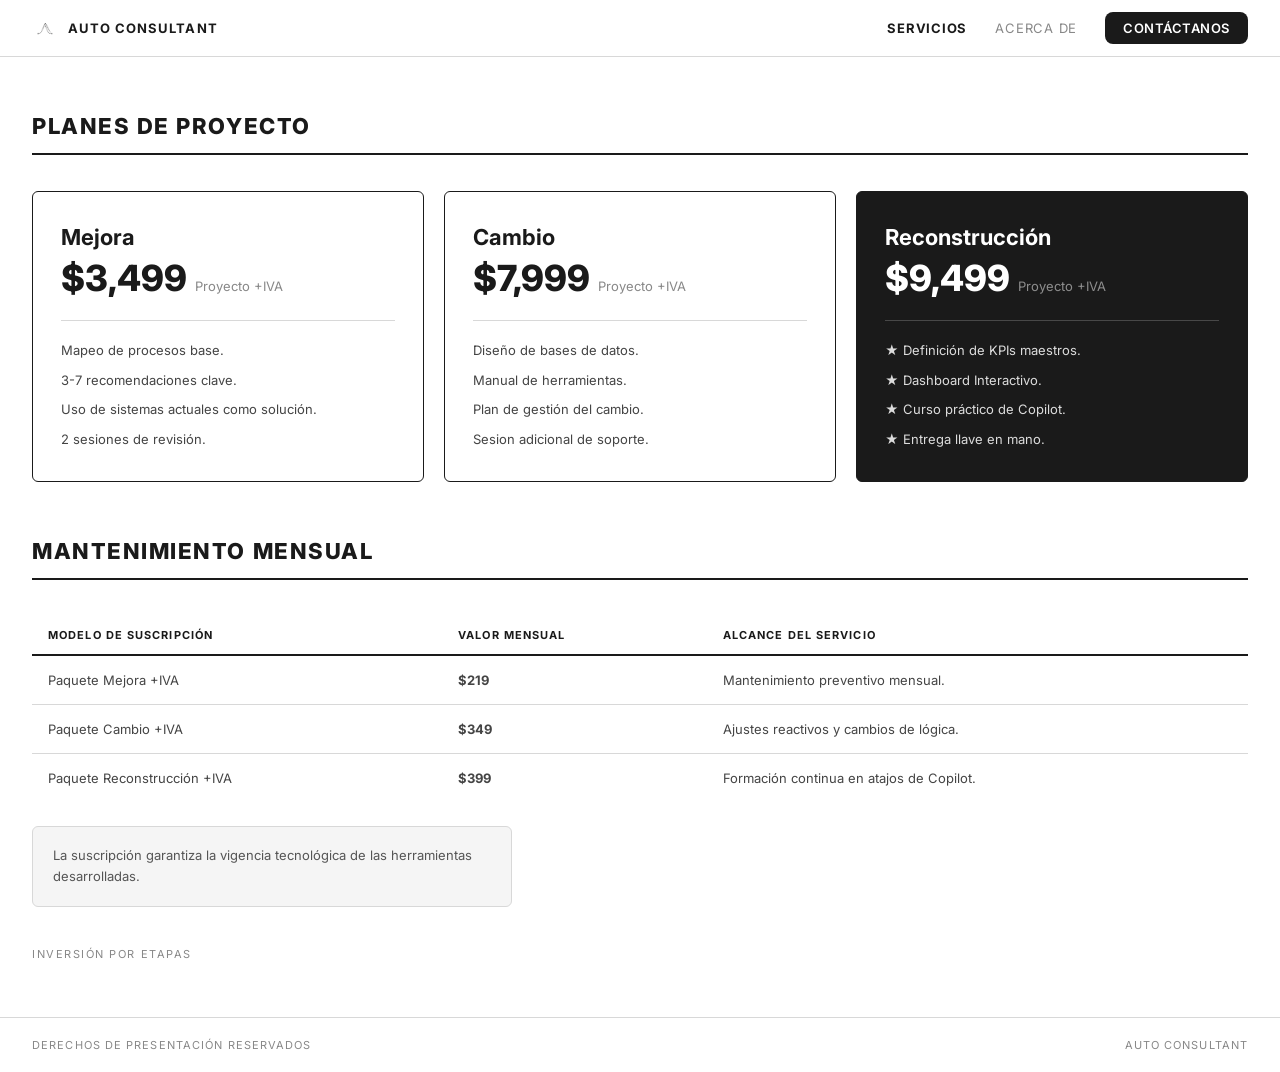
<file: servicios.html>
<!DOCTYPE html>
<html lang="es">
<head>
    <meta charset="UTF-8">
    <meta name="viewport" content="width=device-width, initial-scale=1.0">
    <title>Servicios y Precios - Auto Consultant</title>
    <link rel="stylesheet" href="style.css">
    <link href="https://fonts.googleapis.com/css2?family=Inter:wght@300;400;600;700;800&display=swap" rel="stylesheet">
</head>

<body>

    <nav class="navbar">
        <div class="nav-inner">
            <a href="index.html" class="nav-logo">
                <img src="img/Logo.png" alt="Auto Consultant Logo" class="nav-logo-img">
                <span>Auto Consultant</span>
            </a>
            <div class="nav-links">
                <a href="servicios.html" class="nav-active">Servicios</a>
                <a href="index.html#acerca">Acerca de</a>
                <a href="index.html#contacto" class="nav-cta">Contáctanos</a>
            </div>
        </div>
    </nav>

    <main class="main-wrapper">

        <!-- PLANES DE PROYECTO (Slide 2) -->
        <section class="planes-section">

            <div class="planes-bloque">
                <h2 class="section-title">Planes de Proyecto</h2>
                <hr class="title-rule">

                <div class="planes-grid">

                    <div class="plan-card">
                        <h3 class="plan-name">Mejora</h3>
                        <div class="plan-price">$3,499 <span class="plan-iva">Proyecto +IVA</span></div>
                        <hr class="plan-divider">
                        <ul class="plan-list">
                            <li>Mapeo de procesos base.</li>
                            <li>3-7 recomendaciones clave.</li>
                            <li>Uso de sistemas actuales como solución.</li>
                            <li>2 sesiones de revisión.</li>
                        </ul>
                    </div>

                    <div class="plan-card">
                        <h3 class="plan-name">Cambio</h3>
                        <div class="plan-price">$7,999 <span class="plan-iva">Proyecto +IVA</span></div>
                        <hr class="plan-divider">
                        <ul class="plan-list">
                            <li>Diseño de bases de datos.</li>
                            <li>Manual de herramientas.</li>
                            <li>Plan de gestión del cambio.</li>
                            <li>Sesion adicional de soporte.</li>
                        </ul>
                    </div>

                    <div class="plan-card plan-featured">
                        <h3 class="plan-name">Reconstrucción</h3>
                        <div class="plan-price">$9,499 <span class="plan-iva">Proyecto +IVA</span></div>
                        <hr class="plan-divider">
                        <ul class="plan-list">
                            <li>&#9733; Definición de KPIs maestros.</li>
                            <li>&#9733; Dashboard Interactivo.</li>
                            <li>&#9733; Curso práctico de Copilot.</li>
                            <li>&#9733; Entrega llave en mano.</li>
                        </ul>
                    </div>

                </div>
            </div>

            <!-- MANTENIMIENTO MENSUAL (Slide 3) -->
            <div class="planes-bloque">
                <h2 class="section-title">Mantenimiento Mensual</h2>
                <hr class="title-rule">

                <table class="mant-table">
                    <thead>
                        <tr>
                            <th>Modelo de suscripción</th>
                            <th>Valor mensual</th>
                            <th>Alcance del servicio</th>
                        </tr>
                    </thead>
                    <tbody>
                        <tr>
                            <td>Paquete Mejora +IVA</td>
                            <td class="mant-precio">$219</td>
                            <td>Mantenimiento preventivo mensual.</td>
                        </tr>
                        <tr>
                            <td>Paquete Cambio +IVA</td>
                            <td class="mant-precio">$349</td>
                            <td>Ajustes reactivos y cambios de lógica.</td>
                        </tr>
                        <tr>
                            <td>Paquete Reconstrucción +IVA</td>
                            <td class="mant-precio">$399</td>
                            <td>Formación continua en atajos de Copilot.</td>
                        </tr>
                    </tbody>
                </table>

                <div class="mant-nota">
                    <p>La suscripción garantiza la vigencia tecnológica de las herramientas desarrolladas.</p>
                </div>
            </div>

            <p class="planes-footer-label">Inversión por etapas</p>

        </section>

    </main>

    <footer class="site-footer">
        <p>Derechos de presentación reservados</p>
        <p>Auto Consultant</p>
    </footer>

</body>
</html>
</file>
<file: style.css>
/* ===========================
   ESTILOS BASE
=========================== */

:root {
    --black:      #1A1A1A;
    --white:      #FFFFFF;
    --gray-light: #F5F5F5;
    --gray-mid:   #CCCCCC;
    --gray-text:  #888888;
    --border:     #D8D8D8;
}

body {
    background: var(--white);
    color: var(--black);
    font-family: "Inter", sans-serif;
    font-weight: 400;
    font-size: 14px;
    margin: 0;
    padding: 0;
    -webkit-font-smoothing: antialiased;
}

* { box-sizing: border-box; }

h1 { font-weight: 300; letter-spacing: -0.01em; line-height: 1.2; margin: 0; }

h2.section-title {
    font-size: 22px;
    font-weight: 800;
    text-transform: uppercase;
    letter-spacing: 0.07em;
    margin: 0 0 14px;
    text-align: left;
}

h3 { font-weight: 600; margin: 0 0 10px; }

/* Linea gruesa bajo titulos — elemento de marca del PPTX */
.title-rule {
    border: none;
    border-top: 2.5px solid var(--black);
    margin: 0 0 36px;
}

/* ===========================
   NAVEGACION
=========================== */

.navbar {
    position: sticky;
    top: 0;
    z-index: 100;
    background: rgba(255,255,255,0.96);
    backdrop-filter: blur(8px);
    border-bottom: 1px solid var(--border);
}

.nav-inner {
    max-width: 1400px;
    margin: 0 auto;
    padding: 12px 32px;
    display: flex;
    align-items: center;
    justify-content: space-between;
}

.nav-logo {
    display: flex;
    align-items: center;
    gap: 10px;
    text-decoration: none;
    color: var(--black);
    font-size: 13px;
    font-weight: 700;
    text-transform: uppercase;
    letter-spacing: 0.08em;
}

.nav-logo-img { height: 26px; transform: rotate(180deg); }

.nav-links { display: flex; align-items: center; gap: 28px; }

.nav-links a {
    text-decoration: none;
    color: var(--gray-text);
    font-size: 13px;
    font-weight: 400;
    text-transform: uppercase;
    letter-spacing: 0.06em;
    transition: color 0.2s;
}

.nav-links a:hover { color: var(--black); }

.nav-links .nav-cta {
    background: var(--black);
    color: var(--white);
    padding: 8px 18px;
    border-radius: 8px;
    font-weight: 600;
    letter-spacing: 0.04em;
}

.nav-links .nav-cta:hover { background: #333; color: var(--white); }

/* ===========================
   CONTENEDOR PRINCIPAL
=========================== */

.main-wrapper { max-width: 1400px; margin: 0 auto; padding: 0 32px; }

/* ===========================
   HERO
=========================== */

.hero-top { position: relative; padding: 80px 16px 64px; overflow: hidden; }

.hero-bg {
    position: absolute;
    inset: 0;
    background-image: url('img/fondo-flujo.png');
    background-size: cover;
    background-position: center;
    opacity: 0.05;
    pointer-events: none;
}

.hero-content { position: relative; z-index: 1; max-width: 640px; }

.hero-label {
    font-size: 11px;
    font-weight: 400;
    text-transform: uppercase;
    letter-spacing: 0.14em;
    color: var(--gray-text);
    margin: 0 0 16px;
}

.hero-top h1 {
    font-size: 36px;
    font-weight: 300;
    color: var(--black);
    margin-bottom: 16px;
    max-width: 580px;
    line-height: 1.25;
}

.hero-subtitle {
    font-size: 15px;
    color: #555;
    margin: 0 0 32px;
    line-height: 1.7;
    max-width: 480px;
}

.cta-button {
    display: inline-flex;
    align-items: center;
    gap: 8px;
    background: var(--black);
    color: var(--white);
    text-decoration: none;
    padding: 12px 28px;
    border-radius: 6px;
    font-size: 13px;
    font-weight: 600;
    text-transform: uppercase;
    letter-spacing: 0.06em;
    transition: background 0.2s;
}

.cta-button:hover { background: #333; }

.separator-line { margin: 0 auto; width: 100%; height: 1px; background: var(--border); }

/* ===========================
   COMO PODEMOS AYUDARTE
=========================== */

.top-boxes-wrapper { padding: 56px 0; }

.top-boxes { display: flex; justify-content: flex-start; gap: 40px; flex-wrap: wrap; margin-top: 8px; }

.box-group {
    position: relative;
    display: flex;
    flex-direction: column;
    align-items: flex-start;
    width: 100%;
    max-width: 320px;
}

.icon-outside { position: absolute; width: 44px; height: 44px; opacity: 0.2; top: -32px; pointer-events: none; }
.icon-left-outside  { left: 0; }
.icon-right-outside { right: 0; }

.box {
    background: var(--white);
    border: 1.5px solid var(--black);
    border-radius: 6px;
    padding: 14px 20px;
    font-size: 13px;
    font-weight: 700;
    font-family: "Inter", sans-serif;
    text-transform: uppercase;
    letter-spacing: 0.06em;
    color: var(--black);
    cursor: pointer;
    transition: background 0.15s, color 0.15s;
    width: 100%;
    text-align: left;
    display: flex;
    align-items: center;
    justify-content: space-between;
    gap: 8px;
}

.box:hover { background: var(--black); color: var(--white); }

.chevron { font-size: 10px; transition: transform 0.2s; display: inline-block; opacity: 0.6; }

.box[aria-expanded="true"] { background: var(--black); color: var(--white); }
.box[aria-expanded="true"] .chevron { transform: rotate(180deg); }

.hidden-menu {
    display: none;
    margin-top: 6px;
    border: 1px solid var(--border);
    border-radius: 6px;
    padding: 16px;
    background: var(--gray-light);
    width: 100%;
}

.hidden-menu h3 {
    font-size: 11px;
    font-weight: 400;
    text-transform: uppercase;
    letter-spacing: 0.12em;
    color: var(--gray-text);
    margin: 0 0 10px;
}

.menu-item {
    background: var(--white);
    border: 1px solid var(--border);
    border-radius: 4px;
    padding: 8px 12px;
    font-size: 13px;
    margin-bottom: 6px;
    color: var(--black);
}

.menu-item:last-child { margin-bottom: 0; }

/* ===========================
   PLANES DE PROYECTO (Slide 2)
=========================== */

.planes-section { padding: 56px 0; }

.planes-bloque { margin-bottom: 56px; }
.planes-bloque:last-of-type { margin-bottom: 0; }

.planes-grid {
    display: grid;
    grid-template-columns: repeat(3, 1fr);
    gap: 20px;
}

.plan-card {
    border: 1.5px solid var(--black);
    border-radius: 6px;
    padding: 32px 28px;
    background: var(--white);
    display: flex;
    flex-direction: column;
}

.plan-featured {
    background: var(--black);
    color: var(--white);
}

.plan-name { font-size: 22px; font-weight: 700; margin: 0 0 10px; }

.plan-price {
    font-size: 36px;
    font-weight: 800;
    line-height: 1;
    margin-bottom: 4px;
    display: flex;
    align-items: baseline;
    gap: 8px;
    flex-wrap: wrap;
}

.plan-iva { font-size: 13px; font-weight: 400; color: var(--gray-text); }
.plan-featured .plan-iva { color: rgba(255,255,255,0.5); }

.plan-divider { border: none; border-top: 1px solid var(--border); margin: 20px 0; }
.plan-featured .plan-divider { border-color: rgba(255,255,255,0.2); }

.plan-list { list-style: none; margin: 0; padding: 0; display: flex; flex-direction: column; gap: 10px; }
.plan-list li { font-size: 13px; line-height: 1.5; color: #444; }
.plan-featured .plan-list li { color: rgba(255,255,255,0.85); }

/* ===========================
   MANTENIMIENTO MENSUAL (Slide 3)
=========================== */

.mant-table { width: 100%; border-collapse: collapse; margin-bottom: 24px; }

.mant-table th {
    font-size: 11px;
    font-weight: 700;
    text-transform: uppercase;
    letter-spacing: 0.1em;
    color: var(--black);
    text-align: left;
    padding: 12px 16px;
    border-bottom: 2px solid var(--black);
}

.mant-table td {
    font-size: 13px;
    color: #444;
    padding: 16px;
    border-bottom: 1px solid var(--border);
    vertical-align: top;
}

.mant-table tbody tr:last-child td { border-bottom: none; }
.mant-table tbody tr:hover td { background: var(--gray-light); }

.mant-precio { font-size: 20px; font-weight: 700; color: var(--black); white-space: nowrap; }

.mant-nota {
    border: 1px solid var(--border);
    border-radius: 6px;
    padding: 18px 20px;
    background: var(--gray-light);
    max-width: 480px;
}

.mant-nota p { margin: 0; font-size: 13px; color: #555; line-height: 1.65; }

.planes-footer-label {
    font-size: 11px;
    font-weight: 400;
    text-transform: uppercase;
    letter-spacing: 0.14em;
    color: var(--gray-text);
    margin: 40px 0 0;
}

/* ===========================
   ACERCA DE NOSOTROS
=========================== */

.about-section { padding: 56px 0; }

.about-intro {
    display: flex;
    align-items: center;
    gap: 20px;
    max-width: 680px;
    margin: 0 0 40px;
    padding: 24px;
    border: 1px solid var(--border);
    border-radius: 6px;
    background: var(--gray-light);
}

.about-intro-icon { width: 44px; height: 44px; flex-shrink: 0; opacity: 0.4; }

.about-intro p { margin: 0; font-size: 14px; line-height: 1.75; color: #444; }

.ba-question {
    font-size: 18px;
    font-weight: 300;
    color: var(--black);
    margin: 0 0 28px;
    line-height: 1.4;
}

.before-after { display: flex; align-items: flex-start; gap: 20px; flex-wrap: wrap; }

.ba-card {
    border: 1.5px solid var(--black);
    border-radius: 6px;
    padding: 28px;
    width: 100%;
    max-width: 380px;
    background: var(--white);
}

.ba-featured { background: var(--black); color: var(--white); border-color: var(--black); }

.ba-label {
    font-size: 10px;
    font-weight: 400;
    text-transform: uppercase;
    letter-spacing: 0.14em;
    color: var(--gray-text);
    margin-bottom: 16px;
    padding-bottom: 12px;
    border-bottom: 1px solid var(--border);
}

.ba-featured .ba-label { color: rgba(255,255,255,0.5); border-color: rgba(255,255,255,0.2); }

.ba-items { margin-bottom: 16px; }

.mini-bubble {
    background: var(--gray-light);
    border: 1px solid var(--border);
    border-radius: 4px;
    padding: 8px 12px;
    font-size: 13px;
    margin-bottom: 6px;
    color: var(--black);
}

.mini-bubble:last-child { margin-bottom: 0; }

.ba-featured .mini-bubble { background: rgba(255,255,255,0.1); border-color: rgba(255,255,255,0.2); color: var(--white); }

.ba-note {
    font-size: 13px;
    line-height: 1.65;
    color: #555;
    border: 1px solid var(--border);
    border-radius: 4px;
    padding: 12px;
    background: var(--gray-light);
}

.ba-featured .ba-note { background: rgba(255,255,255,0.08); border-color: rgba(255,255,255,0.2); color: rgba(255,255,255,0.75); }

.ba-arrow { font-size: 24px; color: var(--gray-mid); padding-top: 90px; flex-shrink: 0; }

/* ===========================
   CONTACTO
=========================== */

.contact-section { padding: 56px 0 72px; }

.contact-boxes { display: flex; gap: 20px; flex-wrap: wrap; }

.contact-box {
    background: var(--white);
    border: 1.5px solid var(--black);
    border-radius: 6px;
    padding: 28px;
    width: 100%;
    max-width: 280px;
}

.contact-box h3 {
    font-size: 11px;
    font-weight: 700;
    text-transform: uppercase;
    letter-spacing: 0.12em;
    margin: 0 0 14px;
    color: var(--black);
}

.contact-box p { font-size: 13px; margin: 6px 0; color: #444; word-wrap: break-word; }
.contact-box strong { color: var(--black); font-weight: 600; }

/* ===========================
   FOOTER
=========================== */

.site-footer {
    border-top: 1px solid var(--border);
    padding: 20px 32px;
    display: flex;
    justify-content: space-between;
    align-items: center;
}

.site-footer p {
    font-size: 11px;
    text-transform: uppercase;
    letter-spacing: 0.1em;
    color: var(--gray-text);
    margin: 0;
}

/* ===========================
   MEDIA QUERIES
=========================== */

@media (max-width: 768px) {
    .main-wrapper  { padding: 0 20px; }
    .nav-inner     { padding: 12px 20px; }
    .hero-top      { padding: 56px 0 48px; }
    .hero-top h1   { font-size: 26px; }
    .hero-subtitle { font-size: 14px; }
    .nav-links a:not(.nav-cta) { display: none; }
    .icon-outside  { display: none; }
    .top-boxes     { gap: 12px; }
    .box-group     { max-width: 100%; }
    .planes-grid   { grid-template-columns: 1fr; }
    .mant-table th,
    .mant-table td { padding: 10px 8px; font-size: 12px; }
    .mant-precio   { font-size: 16px; }
    .about-intro   { flex-direction: column; }
    .before-after  { flex-direction: column; }
    .ba-arrow      { transform: rotate(90deg); padding-top: 0; text-align: center; width: 100%; }
    .ba-card       { max-width: 100%; }
    .contact-box   { max-width: 100%; }
    .site-footer   { flex-direction: column; gap: 8px; text-align: center; }
}

/* Nav link activo (pagina actual) */
.nav-active {
    color: var(--black) !important;
    font-weight: 700 !important;
}
</file>
